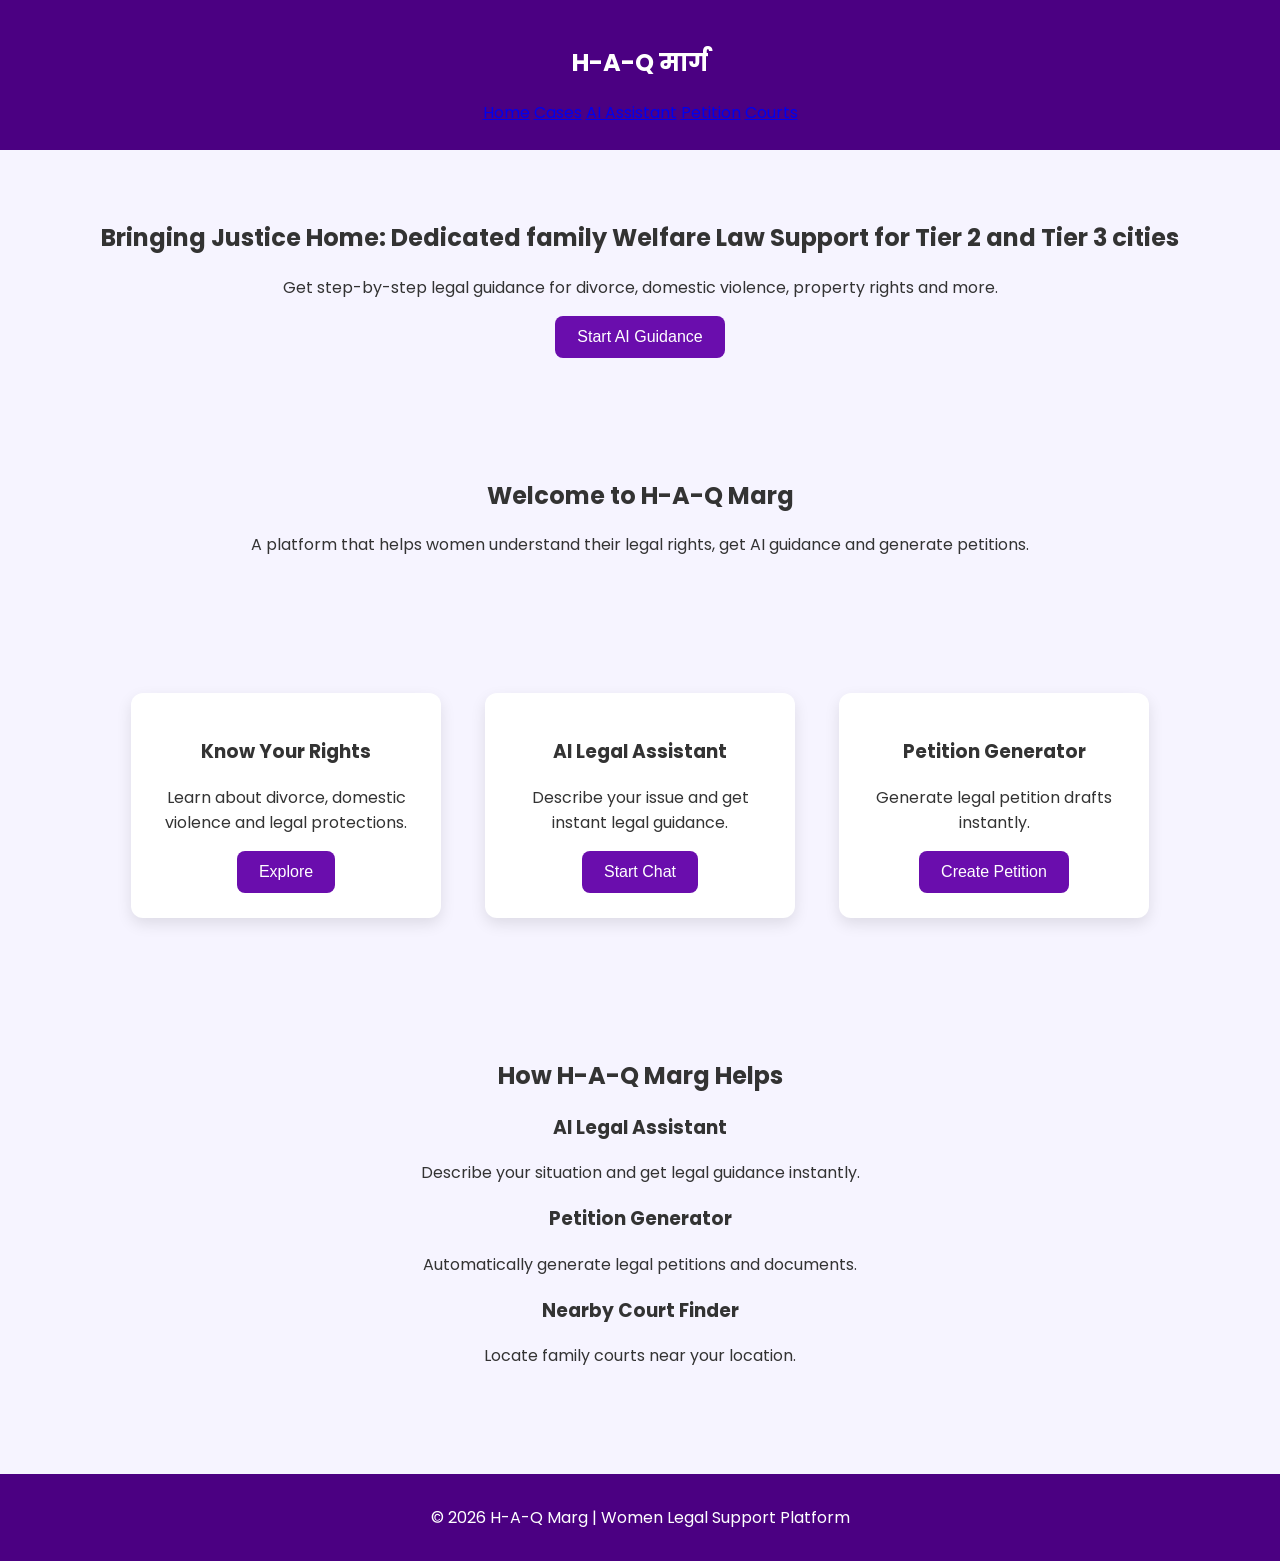
<file: Frontend/index.html>
<!DOCTYPE html>

<html>

<head>

<title>H-A-Q Marg</title>

<link rel="stylesheet" href="style/style.css">

<link href="https://fonts.googleapis.com/css2?family=Poppins:wght@300;500;700&display=swap" rel="stylesheet">

</head>

<body>

<header>

<div class="navbar">

<h2 class="logo">H-A-Q मार्ग</h2>

<div class="nav-links">
<a href="index.html">Home</a>
<a href="cases.html">Cases</a>
<a href="chatbot.html">AI Assistant</a>
<a href="petition.html">Petition</a>
<a href="court.html">Courts</a>
</div>

</div>

</header>

<!-- HERO SECTION -->

<section class="hero">

<h1>Bringing Justice Home: Dedicated family Welfare Law Support for Tier 2 and Tier 3 cities</h1>

<p>
Get step-by-step legal guidance for divorce, domestic violence,
property rights and more.
</p>

<button onclick="location.href='chatbot.html'">
Start AI Guidance
</button>

</section>

<!-- WELCOME SECTION -->

<section>

<h2>Welcome to H-A-Q Marg</h2>

<p>
A platform that helps women understand their legal rights,
get AI guidance and generate petitions.
</p>

</section>

<!-- FEATURE CARDS -->

<section class="features">

<div class="feature-container">

<div class="case-card">
<h3>Know Your Rights</h3>
<p>Learn about divorce, domestic violence and legal protections.</p>
<a href="cases.html"><button>Explore</button></a>
</div>

<div class="case-card">
<h3>AI Legal Assistant</h3>
<p>Describe your issue and get instant legal guidance.</p>
<a href="chatbot.html"><button>Start Chat</button></a>
</div>

<div class="case-card">
<h3>Petition Generator</h3>
<p>Generate legal petition drafts instantly.</p>
<a href="petition.html"><button>Create Petition</button></a>
</div>

</div>

</section>

<!-- EXTRA FEATURE SECTION -->

<section class="features">

<h2>How H-A-Q Marg Helps</h2>

<div class="feature-container">

<div class="feature-card">

<h3>AI Legal Assistant</h3>

<p>
Describe your situation and get legal guidance instantly.
</p>

</div>

<div class="feature-card">

<h3>Petition Generator</h3>

<p>
Automatically generate legal petitions and documents.
</p>

</div>

<div class="feature-card">

<h3>Nearby Court Finder</h3>

<p>
Locate family courts near your location.
</p>

</div>

</div>

</section>

<!-- FOOTER -->

<footer>

<p>© 2026 H-A-Q Marg | Women Legal Support Platform</p>

</footer>

</body>

</html>
</file>
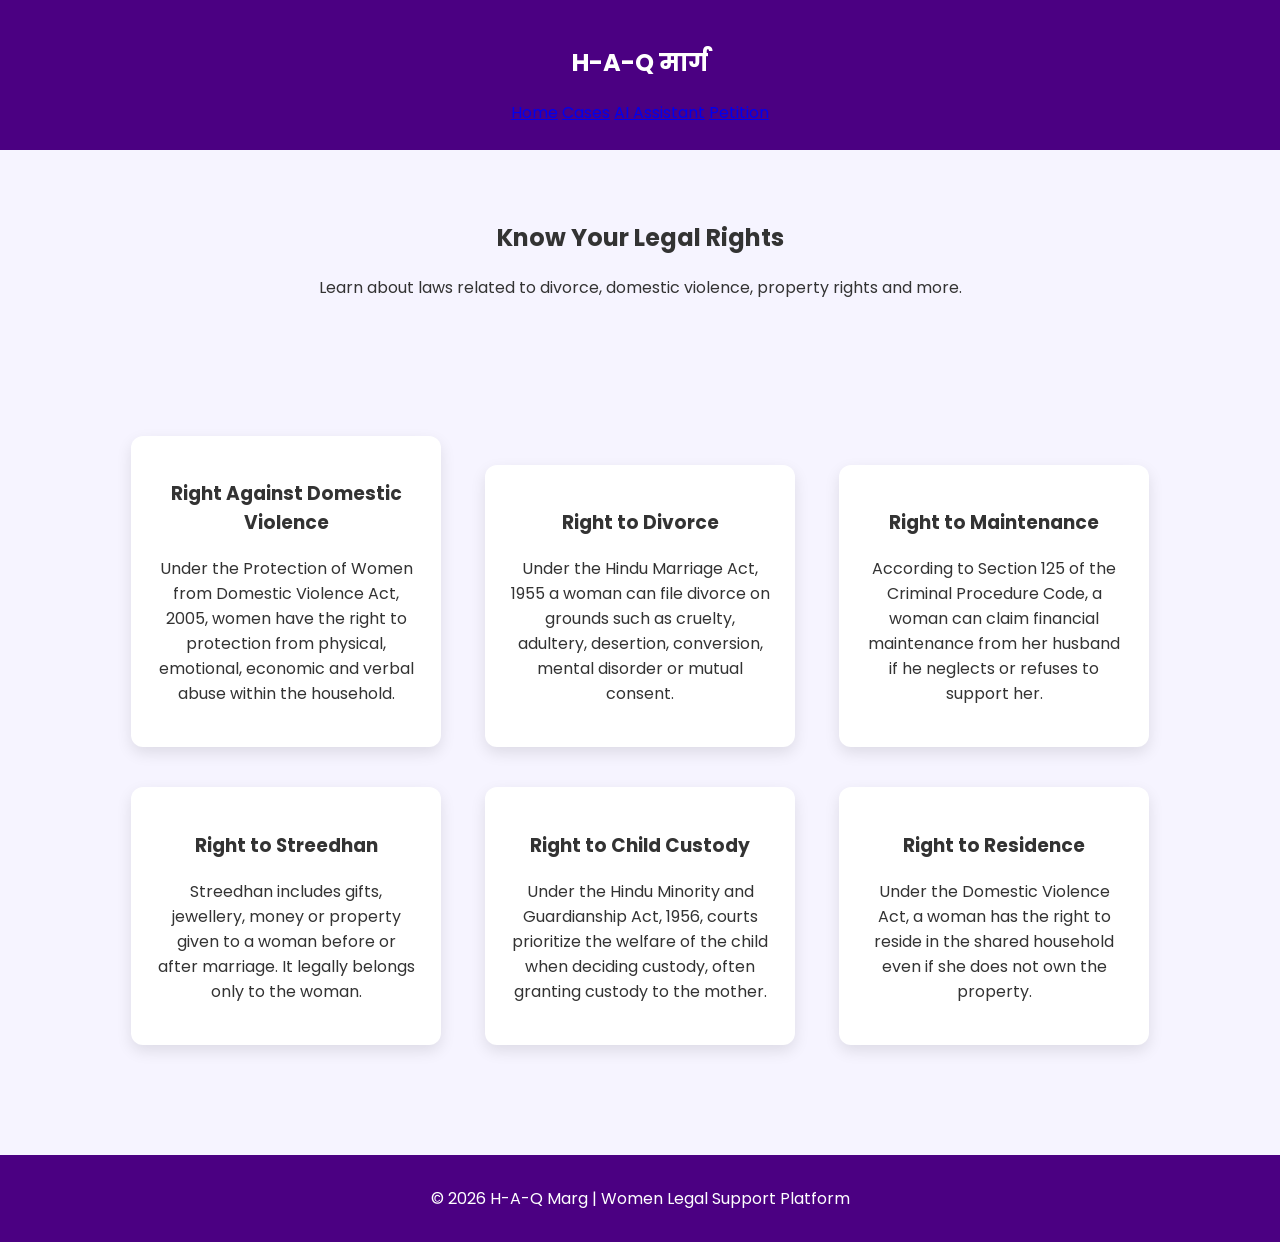
<file: Frontend/cases.html>
<!DOCTYPE html>

<html lang="en">

<head>

<meta charset="UTF-8">
<title>Know Your Rights</title>

<link rel="stylesheet" href="style/style.css">

<link href="https://fonts.googleapis.com/css2?family=Poppins:wght@300;500;700&display=swap" rel="stylesheet">

</head>

<body>

<header>

<div class="navbar">

<h2 class="logo">H-A-Q मार्ग</h2>

<div class="nav-links">
<a href="index.html">Home</a>
<a href="cases.html">Cases</a>
<a href="chatbot.html">AI Assistant</a>
<a href="petition.html">Petition</a>
</div>

</div>

</header>

<section class="hero">

<h1>Know Your Legal Rights</h1>

<p>
Learn about laws related to divorce, domestic violence,
property rights and more.
</p>

</section>

<section>

<div class="feature-container">

<div class="case-card">
<h3>Right Against Domestic Violence</h3>
<p>
Under the Protection of Women from Domestic Violence Act, 2005,
women have the right to protection from physical, emotional,
economic and verbal abuse within the household.
</p>
</div>

<div class="case-card">
<h3>Right to Divorce</h3>
<p>
Under the Hindu Marriage Act, 1955 a woman can file divorce
on grounds such as cruelty, adultery, desertion,
conversion, mental disorder or mutual consent.
</p>
</div>

<div class="case-card">
<h3>Right to Maintenance</h3>
<p>
According to Section 125 of the Criminal Procedure Code,
a woman can claim financial maintenance from her husband
if he neglects or refuses to support her.
</p>
</div>

<div class="case-card">
<h3>Right to Streedhan</h3>
<p>
Streedhan includes gifts, jewellery, money or property
given to a woman before or after marriage.
It legally belongs only to the woman.
</p>
</div>

<div class="case-card">
<h3>Right to Child Custody</h3>
<p>
Under the Hindu Minority and Guardianship Act, 1956,
courts prioritize the welfare of the child when deciding
custody, often granting custody to the mother.
</p>
</div>

<div class="case-card">
<h3>Right to Residence</h3>
<p>
Under the Domestic Violence Act, a woman has the right
to reside in the shared household even if she does not
own the property.
</p>
</div>

</div>

</section>

<footer>

<p>© 2026 H-A-Q Marg | Women Legal Support Platform</p>

</footer>

</body>

</html>
</file>
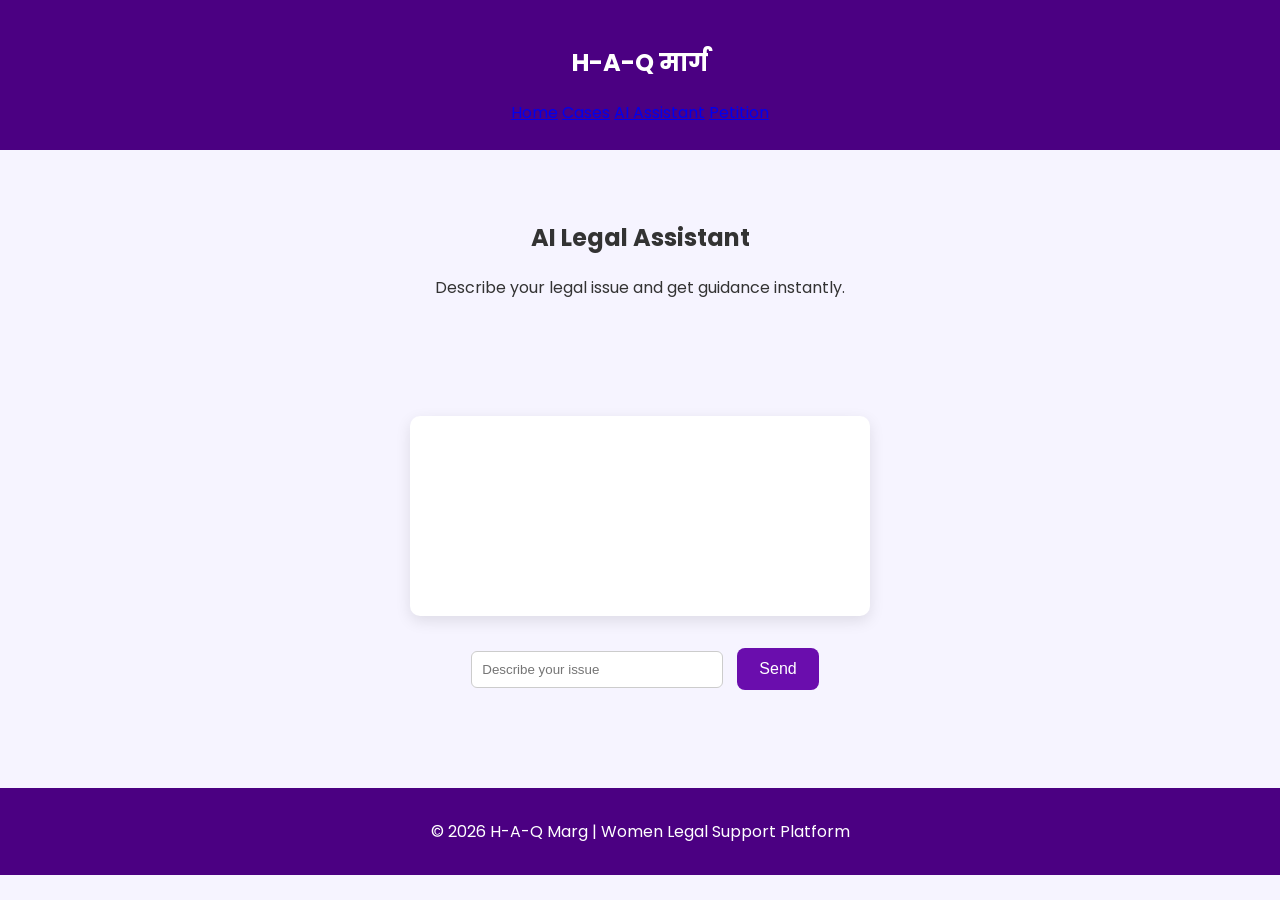
<file: Frontend/chatbot.html>
<!DOCTYPE html>

<html lang="en">

<head>

<meta charset="UTF-8">
<title>AI Legal Assistant</title>

<link rel="stylesheet" href="style/style.css">

<link href="https://fonts.googleapis.com/css2?family=Poppins:wght@300;500;700&display=swap" rel="stylesheet">

</head>

<body>

<header>

<div class="navbar">

<h2 class="logo">H-A-Q मार्ग</h2>

<div class="nav-links">
<a href="index.html">Home</a>
<a href="cases.html">Cases</a>
<a href="chatbot.html">AI Assistant</a>
<a href="petition.html">Petition</a>
</div>

</div>

</header>

<section class="hero">

<h1>AI Legal Assistant</h1>

<p>Describe your legal issue and get guidance instantly.</p>

</section>

<section>

<div id="chatBox"></div>

<br>

<input type="text" id="userInput" placeholder="Describe your issue">

<button onclick="sendMessage()">Send</button>



</section>

<footer>

<p>© 2026 H-A-Q Marg | Women Legal Support Platform</p>

</footer>

<script src="chatbot.js"></script>

</body>

</html>
</file>
<file: Frontend/style/style.css>
/* GENERAL PAGE STYLE */

body{
font-family:'Poppins', sans-serif;
margin:0;
background:#f6f4ff;
color:#333;
}

/* HEADER */

header{
background:#4b0082;
color:white;
padding:25px;
text-align:center;
}

/* NAVIGATION BAR */

nav{
display:flex;
justify-content:center;
gap:20px;
background:white;
padding:15px;
box-shadow:0 2px 10px rgba(0,0,0,0.1);
}

/* NAVIGATION BUTTONS */

nav a{
text-decoration:none;
background:#6a0dad;
color:white;
padding:10px 22px;
border-radius:8px;
font-weight:600;
transition:0.3s;
}

nav a:hover{
background:#4b0082;
transform:scale(1.05);
}

/* SECTIONS */

section{
padding:50px;
text-align:center;
}

/* FEATURE CARDS */

.case-card{
background:white;
padding:25px;
margin:20px;
border-radius:12px;
box-shadow:0 6px 15px rgba(0,0,0,0.1);
width:260px;
display:inline-block;
transition:0.3s;
}

.case-card:hover{
transform:translateY(-5px);
}

/* BUTTONS */

button{
background:#6a0dad;
color:white;
border:none;
padding:12px 22px;
border-radius:8px;
cursor:pointer;
font-size:16px;
transition:0.3s;
}

button:hover{
background:#4b0082;
}

/* INPUT FIELDS */

input, select{
padding:10px;
margin:10px;
border-radius:6px;
border:1px solid #ccc;
width:230px;
}

/* CHATBOX */

#chatBox{
background:white;
padding:20px;
border-radius:10px;
width:420px;
margin:auto;
box-shadow:0 5px 15px rgba(0,0,0,0.1);
min-height:160px;
}

footer{
background:#4b0082;
color:white;
text-align:center;
padding:15px;
margin-top:40px;
}
</file>
